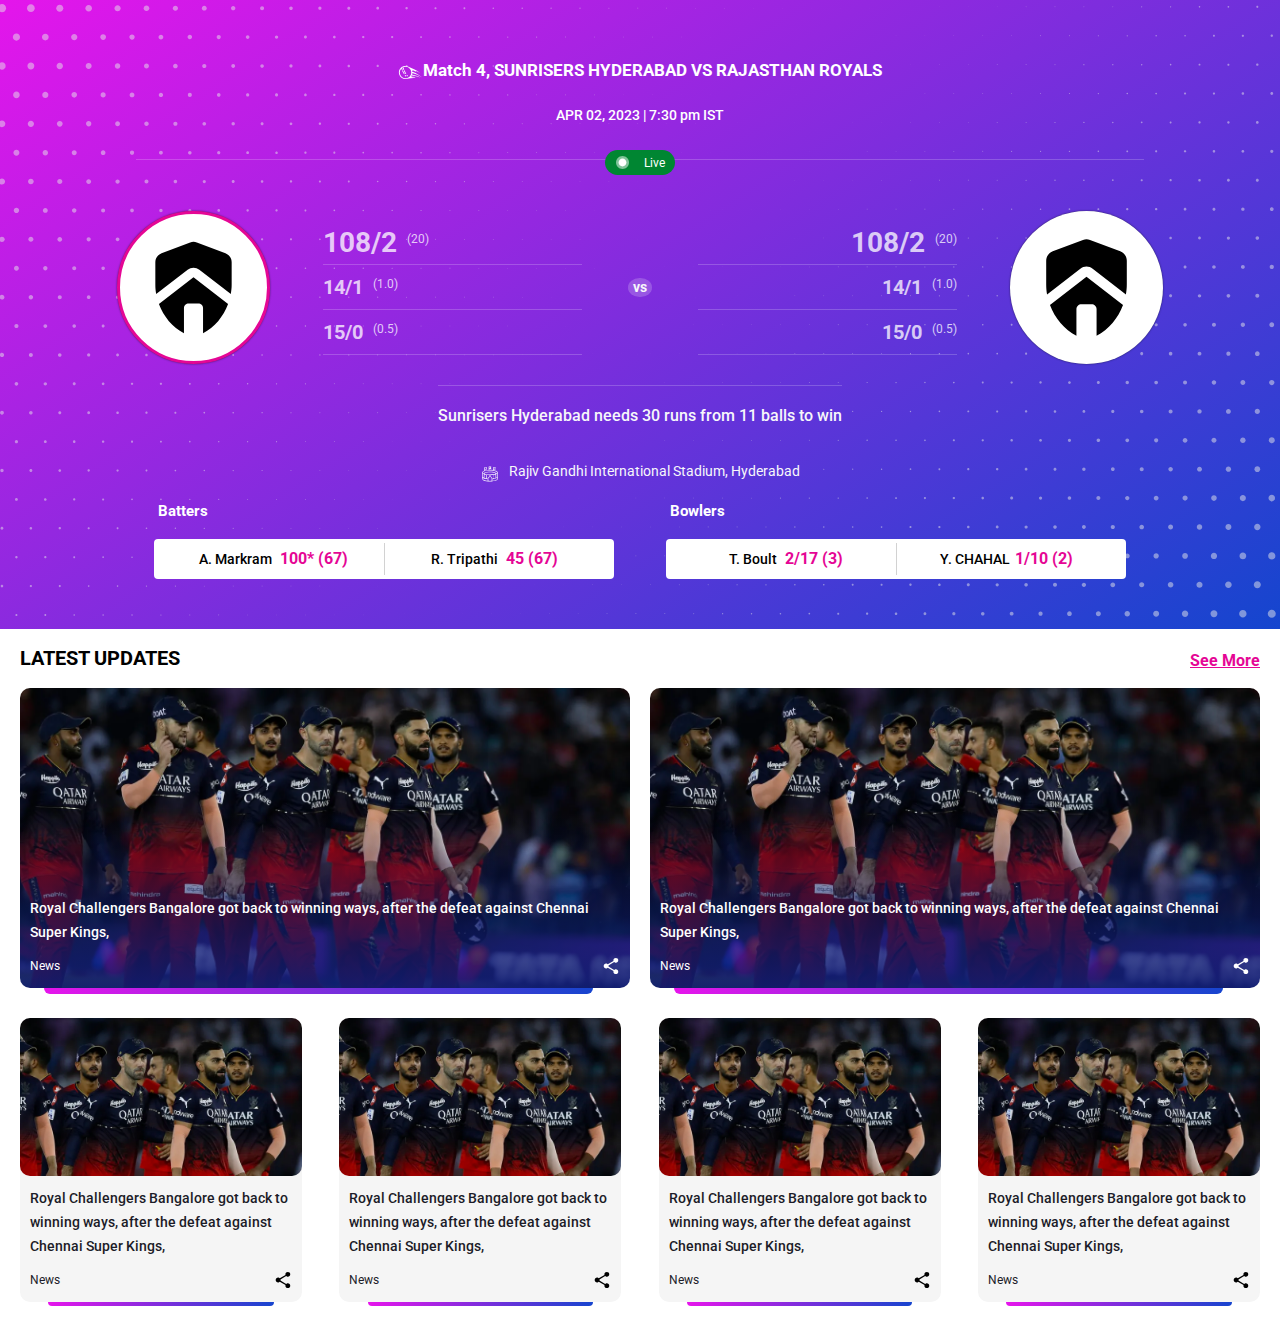
<file: index.html>
<!DOCTYPE html>
<html lang="en">
  <head>
    <meta charset="UTF-8" />
    <meta name="viewport" content="width=device-width, initial-scale=1.0" />
    <title>Document</title>
    <link rel="stylesheet" href="style.css" />
  </head>
  <body>
    <div class="wrapper">
      <div class="match-details">
        <div class="team-deatails">
          <img src="./images/Ball Icon.svg" />Match 4, SUNRISERS HYDERABAD VS
          RAJASTHAN ROYALS
        </div>
        <p class="datep">APR 02, 2023 | 7:30 pm IST</p>
        <div class="livebtnsec">
          <span class="liveicon"
            ><img src="./images/Live Icon.svg" /> Live</span
          >
          <!-- <div class="linebg"></div> -->
        </div>
      </div>

      <div class="Score-details">
        <div class="leftsection">
          <div class="logosec"><img src="./images/Team Logo.svg" /></div>
          <div class="scoresec">
            <div class="Score">108/2<span>(20)</span></div>
            <div class="Score">14/1<span>(1.0)</span></div>
            <div class="Score">15/0<span>(0.5)</span></div>
          </div>
        </div>

        <div class="middlesection">
          <span><p>vs</p></span>
        </div>
        <div class="rightsection">
          <div class="logosec"><img src="./images/Team Logo.svg" /></div>
          <div class="scoresec">
            <div class="Score">108/2<span>(20)</span></div>
            <div class="Score">14/1<span>(1.0)</span></div>
            <div class="Score">15/0<span>(0.5)</span></div>
          </div>
        </div>
      </div>

      <div class="other-details">
        <p class="windetails">
          Sunrisers Hyderabad needs 30 runs from 11 balls to win
        </p>
        <p class="venue">
          <img src="./images/Stadium Icon.svg" /> Rajiv Gandhi International
          Stadium, Hyderabad
        </p>
      </div>

      <div class="players-details">
      
        <div class="batterssec">
            <h4>Batters</h4>
          <div class="batters">
            <div class="playerfirst">
            <p class="name">A. Markram <span class="Score">100* (67)</span></p>
            
        
        </div> 

        <div class="midline"></div>
          <div class="playerSecond">
          <p class="name">R. Tripathi           <span class="Score">45 (67)</span></p>

        </div> 
      </div>
        </div>
        <div class="bowlersec">
            <h4>Bowlers</h4>
          <div class="batters">
            <div class="playerfirst">
            <p class="name">T. Boult <span class="Score">2/17 (3)</span></p>
            
        
        </div> 

        <div class="midline"></div>
          <div class="playerSecond">
          <p class="name">Y. CHAHAL<span class="Score">1/10 (2)</span></p>

        </div> 
      </div>
        </div>
      </div>
    </div>
<div class="newssection">
<div class="newsheader">
    <h4>LATEST UPDATES</h4><p>See More</p>
</div>
<div class="Cardsection">
    <div class="firstcardsec">
    <div class="card">
        <div class="card-image"><img src="./images/RCb.png"></div>
        <div class="card-text"><div class="textsec">Royal Challengers Bangalore got back to winning ways, after the defeat against Chennai Super Kings,</div>
        <div class="sharesec"><p>News</p> <img src="./images/Share Icon.svg"/></div></div>
 


    </div>
    <div class="card hidden">
        <div class="card-image"><img src="./images/RCb.png"></div>
        <div class="card-text"><div class="textsec">Royal Challengers Bangalore got back to winning ways, after the defeat against Chennai Super Kings,</div>
        <div class="sharesec"><p>News</p> <img src="./images/Share Icon.svg"/></div></div>
 


    </div> 
</div>
<div class="secondcardsec">

    <div class="cardmob">
        <div class="card-image"><img src="./images/RCb.png"></div>
        <div class="card-text"><div class="textsec">Royal Challengers Bangalore got back to winning ways, after the defeat against Chennai Super Kings,</div>
        <div class="sharesec"><p>News</p> <img src="./images/Share Icon.svg"/></div></div>
       

    </div>
    <div class="cardmob">
        <div class="card-image"><img src="./images/RCb.png"></div>
        <div class="card-text"><div class="textsec">Royal Challengers Bangalore got back to winning ways, after the defeat against Chennai Super Kings,</div>
        <div class="sharesec"><p>News</p> <img src="./images/Share Icon.svg"/></div></div>
       

    </div>
    <div class="cardmob">
        <div class="card-image"><img src="./images/RCb.png"></div>
        <div class="card-text"><div class="textsec">Royal Challengers Bangalore got back to winning ways, after the defeat against Chennai Super Kings,</div>
        <div class="sharesec"><p>News</p> <img src="./images/Share Icon.svg"/></div></div>
       

    </div>
    <div class="cardmob">
        <div class="card-image"><img src="./images/RCb.png"></div>
        <div class="card-text"><div class="textsec">Royal Challengers Bangalore got back to winning ways, after the defeat against Chennai Super Kings,</div>
        <div class="sharesec"><p>News</p> <img src="./images/Share Icon.svg"/></div></div>
       

    </div>

</div>

</div>


</div>



  </body>
</html>
</file>
<file: style.css>
@import url("https://fonts.googleapis.com/css2?family=Roboto:ital,wght@0,100;0,300;0,400;0,500;0,700;0,900;1,100;1,300;1,400;1,500;1,700;1,900&display=swap");
* {
  box-sizing: border-box;
  margin: 0;
  padding: 0;
}

.wrapper {
  width: 100%;
  background-image: url("./images/MobileTopBG.svg"), linear-gradient(146.92deg, #ea14ec -2.59%, #1246ce 100.83%);
  background-position: center;
  background-size: cover;
  background-repeat: no-repeat;
  display: flex;
  justify-content: center;
  align-items: center;
  justify-content: flex-start;
  flex-direction: column;
}
.wrapper .match-details {
  font-family: "Roboto", sans-serif;
  font-size: 11.81px;
  width: 100%;
  height: 20vh;
  margin-top: 20px;
  display: flex;
  justify-content: center;
  align-items: center;
  flex-direction: column;
  padding: 10px;
}
.wrapper .match-details .team-deatails {
  display: flex;
  justify-content: center;
  align-items: center;
  align-items: flex-start;
  flex-direction: row;
  width: 60%;
  font-family: "Roboto", sans-serif;
  font-size: 11.81px;
  font-size: 11.81px;
  line-height: 20.73px;
  font-weight: 700;
  text-align: center;
  color: #ffffff;
}
.wrapper .match-details .team-deatails img {
  width: 20px;
  height: 20px;
  filter: invert(100%);
}
.wrapper .match-details .datep {
  font-weight: 500;
  font-family: "Roboto", sans-serif;
  font-size: 11.81px;
  font-size: 11.81px;
  line-height: 20.73px;
  text-align: center;
  color: #ffffff;
  margin-top: 20px;
}
.wrapper .match-details .livebtnsec {
  width: 100%;
  display: flex;
  justify-content: center;
  align-items: center;
  flex-direction: column;
  position: relative;
}
.wrapper .match-details .livebtnsec .liveicon {
  width: 70px;
  height: 25px;
  display: flex;
  justify-content: center;
  align-items: center;
  justify-content: space-between;
  margin-top: 10px;
  font-family: "Roboto", sans-serif;
  font-size: 11.81px;
  border-radius: 19.68px;
  padding: 0px 10px 0px 10px;
  background: #008632;
  color: white;
  z-index: 99;
  position: relative;
  top: 15px;
}
.wrapper .match-details .livebtnsec .liveicon img {
  width: 15px;
  height: 15px;
  filter: invert(100%);
}
.wrapper .match-details .livebtnsec::after {
  position: absolute;
  content: "";
  width: 100%;
  bottom: 0;
  width: 80%;
  height: 1px;
  background-color: #ffffff;
  opacity: 20%;
}
.wrapper .Score-details {
  width: 90%;
  height: 15vh;
  display: flex;
  justify-content: center;
  align-items: center;
  flex-direction: row;
  margin-top: 20px;
}
.wrapper .Score-details .leftsection, .wrapper .Score-details .rightsection {
  width: 45%;
  height: 100%;
  display: flex;
  justify-content: center;
  align-items: center;
  flex-direction: row;
}
.wrapper .Score-details .leftsection .logosec, .wrapper .Score-details .rightsection .logosec {
  width: 50%;
  height: 100%;
  display: flex;
  justify-content: center;
  align-items: center;
}
.wrapper .Score-details .leftsection .logosec img, .wrapper .Score-details .rightsection .logosec img {
  width: 16vw;
  height: 16vw;
  background-color: white;
  border-radius: 100%;
  padding: 10px;
  border: 1.97px solid #e50695;
  box-shadow: 0px 0px 1.97px 0px rgba(17, 23, 32, 0.7490196078);
}
.wrapper .Score-details .leftsection .scoresec, .wrapper .Score-details .rightsection .scoresec {
  width: 50%;
  height: 100%;
  display: flex;
  justify-content: center;
  align-items: center;
  flex-direction: column;
}
.wrapper .Score-details .leftsection .scoresec .Score, .wrapper .Score-details .rightsection .scoresec .Score {
  color: rgba(255, 255, 255, 0.7490196078);
  width: 100%;
  height: 35%;
  font-family: "Roboto", sans-serif;
  font-size: 11.81px;
  font-size: 17px;
  font-weight: 700;
  display: flex;
  justify-content: center;
  align-items: center;
  justify-content: space-around;
  border-bottom: 0.8px solid rgba(255, 255, 255, 0.2);
}
.wrapper .Score-details .leftsection .scoresec .Score span, .wrapper .Score-details .rightsection .scoresec .Score span {
  font-family: "Roboto", sans-serif;
  font-size: 11.81px;
  font-size: 9.84px;
  font-weight: 400;
  line-height: 11.81px;
  padding-bottom: 5px;
  text-align: left;
}
.wrapper .Score-details .leftsection .scoresec .Score:nth-child(2), .wrapper .Score-details .rightsection .scoresec .Score:nth-child(2) {
  font-size: 15px;
}
.wrapper .Score-details .middlesection {
  width: 10%;
  height: 100%;
  display: flex;
  justify-content: center;
  align-items: center;
}
.wrapper .Score-details .middlesection span {
  font-family: "Roboto", sans-serif;
  font-size: 11.81px;
  font-size: 9.84px;
  font-weight: 700;
  line-height: 9.84px;
  text-align: center;
  border-radius: 100%;
  padding: 5px;
  background: hsla(0, 0%, 100%, 0.2);
}
.wrapper .Score-details .middlesection span p {
  color: #f7f7fa;
}
.wrapper .Score-details .rightsection {
  width: 45%;
  height: 100%;
  flex-direction: row-reverse;
}
.wrapper .Score-details .rightsection .logosec img {
  border: none;
}
.wrapper .other-details {
  width: 80%;
  margin-top: 20px;
  display: flex;
  justify-content: center;
  align-items: center;
  flex-direction: column;
}
.wrapper .other-details .windetails {
  padding-top: 20px;
  padding-bottom: 20px;
  color: #f7f7fa;
  font-family: "Roboto", sans-serif;
  font-size: 11.81px;
  font-weight: 500;
  font-size: 12px;
  text-align: center;
  border-top: 0.8px solid rgba(255, 255, 255, 0.2);
  border-bottom: 0.8px solid rgba(255, 255, 255, 0.2);
}
.wrapper .other-details .venue {
  font-family: "Roboto", sans-serif;
  font-size: 11.81px;
  font-weight: 400;
  font-size: 11px;
  color: #f7f7fa;
  display: flex;
  justify-content: center;
  align-items: center;
  align-items: flex-start;
  flex-direction: row;
  margin-top: 20px;
  text-align: center;
  line-height: 13px;
}
.wrapper .other-details .venue img {
  width: 15px;
  height: 15px;
  filter: invert(100%);
  margin-right: 10px;
}
.wrapper .players-details {
  width: 100%;
  display: flex;
  justify-content: center;
  align-items: center;
  flex-direction: column;
  padding-bottom: 20px;
}
.wrapper .players-details .batterssec, .wrapper .players-details .bowlersec {
  width: 100%;
  display: flex;
  justify-content: center;
  align-items: center;
  justify-content: flex-start;
  flex-direction: column;
}
.wrapper .players-details .batterssec h4, .wrapper .players-details .bowlersec h4 {
  font-family: "Roboto", sans-serif;
  font-size: 11.81px;
  font-size: 13.78px;
  font-weight: 700;
  line-height: 16.14px;
  padding: 20px;
  color: #ffffff;
  align-self: flex-start;
}
.wrapper .players-details .batterssec .batters, .wrapper .players-details .bowlersec .batters {
  width: 90%;
  height: 40px;
  background: #ffffff;
  border-radius: 4px;
  display: flex;
  justify-content: center;
  align-items: center;
  justify-content: flex-start;
  flex-direction: row;
  padding: 0px 10px 0px 10px;
}
.wrapper .players-details .batterssec .batters .midline, .wrapper .players-details .bowlersec .batters .midline {
  height: 80%;
  background-color: #1f1f1f;
  width: 0.98px;
  opacity: 20%;
}
.wrapper .players-details .batterssec .batters .playerfirst, .wrapper .players-details .bowlersec .batters .playerfirst, .wrapper .players-details .batterssec .batters .playerSecond, .wrapper .players-details .bowlersec .batters .playerSecond {
  width: 50%;
}
.wrapper .players-details .batterssec .batters .playerfirst .name, .wrapper .players-details .bowlersec .batters .playerfirst .name, .wrapper .players-details .batterssec .batters .playerSecond .name, .wrapper .players-details .bowlersec .batters .playerSecond .name {
  font-family: "Roboto", sans-serif;
  font-size: 11.81px;
  font-size: 13.78px;
  font-weight: 500;
  line-height: 16.14px;
  color: #000000;
}
.wrapper .players-details .batterssec .batters .playerfirst .Score, .wrapper .players-details .bowlersec .batters .playerfirst .Score, .wrapper .players-details .batterssec .batters .playerSecond .Score, .wrapper .players-details .bowlersec .batters .playerSecond .Score {
  font-family: "Roboto", sans-serif;
  font-size: 11.81px;
  font-size: 15.74px;
  font-weight: 700;
  line-height: 17.71px;
  padding-left: 5px;
  text-align: left;
  color: #e50695;
}
.wrapper .players-details .batterssec .batters .playerSecond, .wrapper .players-details .bowlersec .batters .playerSecond {
  border-left: none;
  border-right: none;
  text-align: right;
}
.wrapper .players-details .bowlersec {
  width: 100%;
  height: 50%;
  padding-top: 0;
}

.newssection {
  width: 100%;
  margin-top: 20px;
}
.newssection .newsheader {
  width: 100%;
  margin-bottom: 20px;
  padding: 0 20px 0 20px;
  display: flex;
  justify-content: space-between;
  align-items: flex-start;
}
.newssection .newsheader h4 {
  font-family: "Roboto", sans-serif;
  font-size: 11.81px;
  font-size: 16px;
  font-weight: 700;
  line-height: 18.75px;
  text-align: left;
}
.newssection .newsheader p {
  font-family: "Roboto", sans-serif;
  font-size: 11.81px;
  font-size: 12px;
  font-weight: 700;
  line-height: 14.06px;
  text-align: left;
  color: #e50695;
  text-decoration: underline;
  align-self: flex-end;
}
.newssection .Cardsection {
  width: 100%;
  padding: 0 20px 0 20px;
  display: flex;
  justify-content: center;
  align-items: center;
  flex-direction: column;
  gap: 20px;
}
.newssection .Cardsection .firstcardsec, .newssection .Cardsection .secondcardsec {
  width: 100%;
}
.newssection .Cardsection .firstcardsec .hidden, .newssection .Cardsection .secondcardsec .hidden {
  display: none;
}
.newssection .Cardsection .firstcardsec .card, .newssection .Cardsection .secondcardsec .card, .newssection .Cardsection .secondcardsec .cardmob {
  width: 100%;
  background: #f5f5f5;
  border-top-left-radius: 10px;
  border-top-right-radius: 10px;
  border-bottom-left-radius: 10px;
  border-bottom-right-radius: 10px;
  position: relative;
}
.newssection .Cardsection .firstcardsec .card .card-image, .newssection .Cardsection .secondcardsec .card .card-image, .newssection .Cardsection .secondcardsec .cardmob .card-image {
  border-radius: 10px;
  overflow: hidden;
}
.newssection .Cardsection .firstcardsec .card .card-image img, .newssection .Cardsection .secondcardsec .card .card-image img, .newssection .Cardsection .secondcardsec .cardmob .card-image img {
  width: 100%;
  height: 100%;
  border-radius: 10px;
  transform: scale(1.8);
  transform-origin: 60% 10%;
  display: block;
}
.newssection .Cardsection .firstcardsec .card .card-text, .newssection .Cardsection .secondcardsec .card .card-text, .newssection .Cardsection .secondcardsec .cardmob .card-text {
  padding: 10px;
  display: flex;
  justify-content: flex-start;
  align-items: flex-start;
  flex-direction: column;
}
.newssection .Cardsection .firstcardsec .card .card-text .textsec, .newssection .Cardsection .secondcardsec .card .card-text .textsec, .newssection .Cardsection .secondcardsec .cardmob .card-text .textsec {
  font-family: "Roboto", sans-serif;
  font-size: 11.81px;
  font-size: 14px;
  font-weight: 500;
  line-height: 24px;
  text-align: left;
  color: #1c1c28;
}
.newssection .Cardsection .firstcardsec .card .card-text .sharesec, .newssection .Cardsection .secondcardsec .card .card-text .sharesec, .newssection .Cardsection .secondcardsec .cardmob .card-text .sharesec {
  width: 100%;
  margin-top: 10px;
  display: flex;
  justify-content: space-between;
  align-items: center;
  flex-direction: row;
}
.newssection .Cardsection .firstcardsec .card .card-text .sharesec p, .newssection .Cardsection .secondcardsec .card .card-text .sharesec p, .newssection .Cardsection .secondcardsec .cardmob .card-text .sharesec p {
  font-family: "Roboto", sans-serif;
  font-size: 11.81px;
  font-size: 12px;
  font-weight: 400;
  line-height: 24px;
  text-align: left;
  color: #8a8a8a;
}
.newssection .Cardsection .firstcardsec .card .card-text .sharesec img, .newssection .Cardsection .secondcardsec .card .card-text .sharesec img, .newssection .Cardsection .secondcardsec .cardmob .card-text .sharesec img {
  width: 18px;
  height: 18px;
}
.newssection .Cardsection .firstcardsec .card::after, .newssection .Cardsection .secondcardsec .card::after, .newssection .Cardsection .secondcardsec .cardmob::after {
  position: absolute;
  height: 6px;
  content: "";
  width: 100%;
  left: 0;
  border-top-left-radius: 0px;
  border-top-right-radius: 0px;
  border-bottom-left-radius: 10px;
  border-bottom-right-radius: 10px;
  background: linear-gradient(90deg, #ea14ec -2.04%, #1246ce 102.14%);
}
.newssection .Cardsection .secondcardsec {
  display: flex;
  justify-content: center;
  align-items: center;
  flex-direction: column;
  gap: 20px;
  flex-wrap: wrap;
  margin-bottom: 20px;
}
.newssection .Cardsection .secondcardsec .cardmob {
  display: flex;
  justify-content: center;
  align-items: center;
  flex-direction: row-reverse;
  align-items: normal;
  position: relative;
  border-radius: 10px;
}
.newssection .Cardsection .secondcardsec .cardmob .card-image {
  width: 40%;
}
.newssection .Cardsection .secondcardsec .cardmob .card-image img {
  width: 100%;
  height: 100%;
  border-radius: 10px;
}
.newssection .Cardsection .secondcardsec .cardmob .card-text {
  width: 60%;
  justify-content: space-between;
}
.newssection .Cardsection .secondcardsec .cardmob .card-text .textsec {
  font-family: "Roboto", sans-serif;
  font-size: 11.81px;
  font-size: 12px;
  font-weight: 700;
  line-height: 16px;
  text-align: left;
  color: #1c1c28;
}
.newssection .Cardsection .secondcardsec .cardmob::after {
  content: "";
  position: absolute;
  height: 4px;
  width: 30%;
  top: 100%;
  left: 65%;
  border-top-left-radius: 0px;
  border-top-right-radius: 0px;
  border-bottom-left-radius: 10px;
  border-bottom-right-radius: 10px;
  background: linear-gradient(90deg, #ea14ec -2.04%, #1246ce 102.14%);
}

/**************************************************************************************************/
/***************tablet*/
/**************************************************************************************************************/
@media (min-width: 960px) and (max-width: 1440px) {
  * {
    box-sizing: border-box;
    margin: 0;
    padding: 0;
  }
  .wrapper {
    width: 100%;
    background-image: url("./images/TabletTopBG.svg"), linear-gradient(146.92deg, #ea14ec -2.59%, #1246ce 100.83%);
    background-position: center;
    background-size: cover;
    background-repeat: no-repeat;
    display: flex;
    justify-content: center;
    align-items: center;
    justify-content: flex-start;
    flex-direction: column;
  }
  .wrapper .match-details {
    font-family: "Roboto", sans-serif;
    font-size: 11.81px;
    width: 100%;
    height: 20vh;
    margin-top: 20px;
    display: flex;
    justify-content: center;
    align-items: center;
    flex-direction: column;
    padding: 10px;
  }
  .wrapper .match-details .team-deatails {
    display: flex;
    justify-content: center;
    align-items: center;
    align-items: flex-start;
    flex-direction: row;
    width: 60%;
    font-family: "Roboto", sans-serif;
    font-size: 11.81px;
    font-size: 17px;
    line-height: 20.73px;
    font-weight: 700;
    text-align: center;
    color: #ffffff;
  }
  .wrapper .match-details .team-deatails img {
    width: 25px;
    height: 25px;
    filter: invert(100%);
  }
  .wrapper .match-details .datep {
    font-weight: 500;
    font-family: "Roboto", sans-serif;
    font-size: 11.81px;
    font-size: 14px;
    line-height: 20.73px;
    text-align: center;
    color: #ffffff;
    margin-top: 20px;
  }
  .wrapper .match-details .livebtnsec {
    width: 100%;
    display: flex;
    justify-content: center;
    align-items: center;
    flex-direction: column;
    position: relative;
  }
  .wrapper .match-details .livebtnsec .liveicon {
    width: 70px;
    height: 25px;
    display: flex;
    justify-content: center;
    align-items: center;
    justify-content: space-between;
    margin-top: 10px;
    font-family: "Roboto", sans-serif;
    font-size: 11.81px;
    border-radius: 19.68px;
    padding: 0px 10px 0px 10px;
    background: #008632;
    color: white;
    z-index: 99;
    position: relative;
    top: 15px;
  }
  .wrapper .match-details .livebtnsec .liveicon img {
    width: 15px;
    height: 15px;
    filter: invert(100%);
  }
  .wrapper .match-details .livebtnsec::after {
    position: absolute;
    content: "";
    width: 100%;
    bottom: 0;
    width: 80%;
    height: 1px;
    background-color: #ffffff;
    opacity: 20%;
  }
  .wrapper .Score-details {
    width: 90%;
    height: 15vh;
    display: flex;
    justify-content: center;
    align-items: center;
    flex-direction: row;
    margin-top: 20px;
  }
  .wrapper .Score-details .leftsection, .wrapper .Score-details .rightsection {
    width: 45%;
    height: 100%;
    display: flex;
    justify-content: center;
    align-items: center;
    flex-direction: row;
  }
  .wrapper .Score-details .leftsection .logosec, .wrapper .Score-details .rightsection .logosec {
    width: 50%;
    height: 100%;
    display: flex;
    justify-content: center;
    align-items: center;
  }
  .wrapper .Score-details .leftsection .logosec img, .wrapper .Score-details .rightsection .logosec img {
    width: 12vw;
    height: 12vw;
    background-color: white;
    border-radius: 100%;
    padding: 20px;
    border: 3px solid #e50695;
    box-shadow: 0px 0px 1.97px 0px rgba(17, 23, 32, 0.7490196078);
  }
  .wrapper .Score-details .leftsection .scoresec, .wrapper .Score-details .rightsection .scoresec {
    width: 50%;
    height: 100%;
    display: flex;
    justify-content: center;
    align-items: center;
    flex-direction: column;
  }
  .wrapper .Score-details .leftsection .scoresec .Score, .wrapper .Score-details .rightsection .scoresec .Score {
    color: rgba(255, 255, 255, 0.7490196078);
    width: 100%;
    height: 35%;
    font-family: "Roboto", sans-serif;
    font-size: 11.81px;
    font-size: 28px;
    font-weight: 700;
    display: flex;
    justify-content: center;
    align-items: center;
    justify-content: flex-start;
    gap: 10px;
    border-bottom: 0.8px solid rgba(255, 255, 255, 0.2);
  }
  .wrapper .Score-details .leftsection .scoresec .Score span, .wrapper .Score-details .rightsection .scoresec .Score span {
    font-family: "Roboto", sans-serif;
    font-size: 11.81px;
    font-size: 12px;
    font-weight: 400;
    line-height: 11.81px;
    padding-bottom: 5px;
    text-align: left;
  }
  .wrapper .Score-details .leftsection .scoresec .Score:nth-child(2), .wrapper .Score-details .rightsection .scoresec .Score:nth-child(2) {
    font-size: 20px;
  }
  .wrapper .Score-details .leftsection .scoresec .Score:nth-child(3), .wrapper .Score-details .rightsection .scoresec .Score:nth-child(3) {
    font-size: 20px;
  }
  .wrapper .Score-details .middlesection {
    width: 10%;
    height: 100%;
    display: flex;
    justify-content: center;
    align-items: center;
  }
  .wrapper .Score-details .middlesection span {
    font-family: "Roboto", sans-serif;
    font-size: 11.81px;
    font-size: 14px;
    font-weight: 700;
    line-height: 9.84px;
    text-align: center;
    border-radius: 100%;
    padding: 5px;
    background: hsla(0, 0%, 100%, 0.2);
  }
  .wrapper .Score-details .middlesection span p {
    color: #f7f7fa;
  }
  .wrapper .Score-details .rightsection {
    width: 45%;
    height: 100%;
    display: flex;
    justify-content: center;
    align-items: center;
    flex-direction: row;
    width: 45%;
    height: 100%;
    flex-direction: row-reverse;
  }
  .wrapper .Score-details .rightsection .logosec {
    width: 50%;
    height: 100%;
    display: flex;
    justify-content: center;
    align-items: center;
  }
  .wrapper .Score-details .rightsection .logosec img {
    width: 12vw;
    height: 12vw;
    background-color: white;
    border-radius: 100%;
    padding: 20px;
    border: 3px solid #e50695;
    box-shadow: 0px 0px 1.97px 0px rgba(17, 23, 32, 0.7490196078);
  }
  .wrapper .Score-details .rightsection .scoresec {
    width: 50%;
    height: 100%;
    display: flex;
    justify-content: center;
    align-items: center;
    flex-direction: column;
  }
  .wrapper .Score-details .rightsection .scoresec .Score {
    color: rgba(255, 255, 255, 0.7490196078);
    width: 100%;
    height: 35%;
    font-family: "Roboto", sans-serif;
    font-size: 11.81px;
    font-size: 28px;
    font-weight: 700;
    display: flex;
    justify-content: center;
    align-items: center;
    justify-content: flex-start;
    gap: 10px;
    border-bottom: 0.8px solid rgba(255, 255, 255, 0.2);
  }
  .wrapper .Score-details .rightsection .scoresec .Score span {
    font-family: "Roboto", sans-serif;
    font-size: 11.81px;
    font-size: 12px;
    font-weight: 400;
    line-height: 11.81px;
    padding-bottom: 5px;
    text-align: left;
  }
  .wrapper .Score-details .rightsection .scoresec .Score:nth-child(2) {
    font-size: 20px;
  }
  .wrapper .Score-details .rightsection .scoresec .Score:nth-child(3) {
    font-size: 20px;
  }
  .wrapper .Score-details .rightsection .logosec img {
    border: none;
  }
  .wrapper .Score-details .rightsection .scoresec .Score {
    justify-content: flex-end;
    gap: 10px;
  }
  .wrapper .other-details {
    width: 80%;
    margin-top: 30px;
    display: flex;
    justify-content: center;
    align-items: center;
    flex-direction: column;
  }
  .wrapper .other-details .windetails {
    padding-top: 20px;
    padding-bottom: 20px;
    color: #f7f7fa;
    font-family: "Roboto", sans-serif;
    font-size: 11.81px;
    font-weight: 500;
    font-size: 16px;
    text-align: center;
    border-top: 0.8px solid rgba(255, 255, 255, 0.2);
    border-bottom: 0px solid rgba(255, 255, 255, 0.2);
  }
  .wrapper .other-details .venue {
    font-family: "Roboto", sans-serif;
    font-size: 11.81px;
    font-weight: 400;
    font-size: 14px;
    color: #f7f7fa;
    display: flex;
    justify-content: center;
    align-items: center;
    align-items: flex-start;
    flex-direction: row;
    margin-top: 20px;
    text-align: center;
    line-height: 13px;
  }
  .wrapper .other-details .venue img {
    width: 18px;
    height: 18px;
    filter: invert(100%);
    margin-right: 10px;
  }
  .wrapper .players-details {
    width: 80%;
    margin-bottom: 30px;
    display: flex;
    justify-content: center;
    align-items: center;
    flex-direction: row;
    padding-bottom: 20px;
  }
  .wrapper .players-details .batterssec, .wrapper .players-details .bowlersec {
    width: 50%;
    display: flex;
    justify-content: center;
    align-items: center;
    justify-content: flex-start;
    flex-direction: column;
    height: 100%;
  }
  .wrapper .players-details .batterssec h4, .wrapper .players-details .bowlersec h4 {
    font-family: "Roboto", sans-serif;
    font-size: 11.81px;
    font-size: 15px;
    font-weight: 700;
    line-height: 16.14px;
    padding: 20px;
    color: #ffffff;
    margin-left: 10px;
    align-self: flex-start;
  }
  .wrapper .players-details .batterssec .batters, .wrapper .players-details .bowlersec .batters {
    width: 90%;
    height: 40px;
    background: #ffffff;
    border-radius: 4px;
    display: flex;
    justify-content: center;
    align-items: center;
    justify-content: flex-start;
    flex-direction: row;
    padding: 0px 10px 0px 10px;
  }
  .wrapper .players-details .batterssec .batters .midline, .wrapper .players-details .bowlersec .batters .midline {
    height: 80%;
    background-color: #1f1f1f;
    width: 0.98px;
    opacity: 20%;
  }
  .wrapper .players-details .batterssec .batters .playerfirst, .wrapper .players-details .bowlersec .batters .playerfirst, .wrapper .players-details .batterssec .batters .playerSecond, .wrapper .players-details .bowlersec .batters .playerSecond {
    width: 50%;
    display: flex;
    justify-content: center;
  }
  .wrapper .players-details .batterssec .batters .playerfirst .name, .wrapper .players-details .bowlersec .batters .playerfirst .name, .wrapper .players-details .batterssec .batters .playerSecond .name, .wrapper .players-details .bowlersec .batters .playerSecond .name {
    font-family: "Roboto", sans-serif;
    font-size: 11.81px;
    font-size: 13.78px;
    font-weight: 500;
    line-height: 16.14px;
    color: #000000;
  }
  .wrapper .players-details .batterssec .batters .playerfirst .Score, .wrapper .players-details .bowlersec .batters .playerfirst .Score, .wrapper .players-details .batterssec .batters .playerSecond .Score, .wrapper .players-details .bowlersec .batters .playerSecond .Score {
    font-family: "Roboto", sans-serif;
    font-size: 11.81px;
    font-size: 15.74px;
    font-weight: 700;
    line-height: 17.71px;
    padding-left: 5px;
    text-align: left;
    color: #e50695;
  }
  .wrapper .players-details .batterssec .batters .playerSecond, .wrapper .players-details .bowlersec .batters .playerSecond {
    width: 50%;
    border-left: none;
    border-right: none;
    text-align: right;
  }
  .wrapper .players-details .batterssec .batters .playerSecond .name, .wrapper .players-details .bowlersec .batters .playerSecond .name {
    font-family: "Roboto", sans-serif;
    font-size: 11.81px;
    font-size: 13.78px;
    font-weight: 500;
    line-height: 16.14px;
    color: #000000;
  }
  .wrapper .players-details .batterssec .batters .playerSecond .Score, .wrapper .players-details .bowlersec .batters .playerSecond .Score {
    font-family: "Roboto", sans-serif;
    font-size: 11.81px;
    font-size: 15.74px;
    font-weight: 700;
    line-height: 17.71px;
    padding-left: 5px;
    text-align: left;
    color: #e50695;
  }
  .wrapper .players-details .bowlersec {
    width: 50%;
    height: 100%;
    width: 50%;
    display: flex;
    justify-content: center;
    align-items: center;
    justify-content: flex-start;
    flex-direction: column;
    height: 100%;
    padding-top: 0;
  }
  .wrapper .players-details .bowlersec h4 {
    font-family: "Roboto", sans-serif;
    font-size: 11.81px;
    font-size: 15px;
    font-weight: 700;
    line-height: 16.14px;
    padding: 20px;
    color: #ffffff;
    margin-left: 10px;
    align-self: flex-start;
  }
  .wrapper .players-details .bowlersec .batters {
    width: 90%;
    height: 40px;
    background: #ffffff;
    border-radius: 4px;
    display: flex;
    justify-content: center;
    align-items: center;
    justify-content: flex-start;
    flex-direction: row;
    padding: 0px 10px 0px 10px;
  }
  .wrapper .players-details .bowlersec .batters .midline {
    height: 80%;
    background-color: #1f1f1f;
    width: 0.98px;
    opacity: 20%;
  }
  .wrapper .players-details .bowlersec .batters .playerfirst, .wrapper .players-details .bowlersec .batters .playerSecond {
    width: 50%;
  }
  .wrapper .players-details .bowlersec .batters .playerfirst .name, .wrapper .players-details .bowlersec .batters .playerSecond .name {
    font-family: "Roboto", sans-serif;
    font-size: 11.81px;
    font-size: 13.78px;
    font-weight: 500;
    line-height: 16.14px;
    color: #000000;
  }
  .wrapper .players-details .bowlersec .batters .playerfirst .Score, .wrapper .players-details .bowlersec .batters .playerSecond .Score {
    font-family: "Roboto", sans-serif;
    font-size: 11.81px;
    font-size: 15.74px;
    font-weight: 700;
    line-height: 17.71px;
    padding-left: 5px;
    text-align: left;
    color: #e50695;
  }
  .wrapper .players-details .bowlersec .batters .playerSecond {
    width: 50%;
    border-left: none;
    border-right: none;
    text-align: right;
  }
  .wrapper .players-details .bowlersec .batters .playerSecond .name {
    font-family: "Roboto", sans-serif;
    font-size: 11.81px;
    font-size: 13.78px;
    font-weight: 500;
    line-height: 16.14px;
    color: #000000;
  }
  .wrapper .players-details .bowlersec .batters .playerSecond .Score {
    font-family: "Roboto", sans-serif;
    font-size: 11.81px;
    font-size: 15.74px;
    font-weight: 700;
    line-height: 17.71px;
    padding-left: 5px;
    text-align: left;
    color: #e50695;
  }
  .newssection {
    width: 100%;
    margin-top: 20px;
  }
  .newssection .newsheader {
    width: 100%;
    margin-bottom: 20px;
    padding: 0 20px 0 20px;
    display: flex;
    justify-content: space-between;
    align-items: flex-start;
  }
  .newssection .newsheader h4 {
    font-family: "Roboto", sans-serif;
    font-size: 11.81px;
    font-size: 20px;
    font-weight: 700;
    line-height: 18.75px;
    text-align: left;
  }
  .newssection .newsheader p {
    font-family: "Roboto", sans-serif;
    font-size: 11.81px;
    font-size: 16px;
    font-weight: 700;
    line-height: 14.06px;
    text-align: left;
    color: #e50695;
    text-decoration: underline;
    align-self: flex-end;
  }
  .newssection .Cardsection {
    width: 100%;
    padding: 0 20px 0 20px;
    display: flex;
    justify-content: center;
    align-items: center;
    flex-direction: column;
    gap: 20px;
  }
  .newssection .Cardsection .firstcardsec, .newssection .Cardsection .secondcardsec {
    display: flex;
    justify-content: center;
    align-items: center;
    gap: 20px;
  }
  .newssection .Cardsection .firstcardsec .hidden, .newssection .Cardsection .secondcardsec .hidden {
    display: block;
  }
  .newssection .Cardsection .firstcardsec .card, .newssection .Cardsection .secondcardsec .card, .newssection .Cardsection .secondcardsec .cardmob {
    width: 100%;
    height: 300px;
    display: flex;
    align-items: flex-end;
    border-top-left-radius: 10px;
    border-top-right-radius: 10px;
    border-bottom-left-radius: 10px;
    border-bottom-right-radius: 10px;
    position: relative;
    background-size: cover;
    background-position: center;
    background-repeat: no-repeat;
    background-image: linear-gradient(0deg, #0f1c70 -4%, rgba(45, 65, 207, 0) 58.15%), url("./images/RCb.png");
  }
  .newssection .Cardsection .firstcardsec .card .card-image, .newssection .Cardsection .secondcardsec .card .card-image, .newssection .Cardsection .secondcardsec .cardmob .card-image {
    border-radius: 10px;
    overflow: hidden;
  }
  .newssection .Cardsection .firstcardsec .card .card-image img, .newssection .Cardsection .secondcardsec .card .card-image img, .newssection .Cardsection .secondcardsec .cardmob .card-image img {
    width: 100%;
    height: 100%;
    border-radius: 10px;
    display: none;
    transform: scale(1.8);
    transform-origin: 60% 10%;
  }
  .newssection .Cardsection .firstcardsec .card .card-text, .newssection .Cardsection .secondcardsec .card .card-text, .newssection .Cardsection .secondcardsec .cardmob .card-text {
    padding: 10px;
    display: flex;
    justify-content: center;
    align-items: center;
    flex-direction: column;
  }
  .newssection .Cardsection .firstcardsec .card .card-text .textsec, .newssection .Cardsection .secondcardsec .card .card-text .textsec, .newssection .Cardsection .secondcardsec .cardmob .card-text .textsec {
    font-family: "Roboto", sans-serif;
    font-size: 11.81px;
    font-size: 14px;
    font-weight: 500;
    line-height: 24px;
    text-align: left;
    color: #ffffff;
  }
  .newssection .Cardsection .firstcardsec .card .card-text .sharesec, .newssection .Cardsection .secondcardsec .card .card-text .sharesec, .newssection .Cardsection .secondcardsec .cardmob .card-text .sharesec {
    width: 100%;
    margin-top: 10px;
    display: flex;
    justify-content: space-between;
    align-items: center;
    flex-direction: row;
  }
  .newssection .Cardsection .firstcardsec .card .card-text .sharesec p, .newssection .Cardsection .secondcardsec .card .card-text .sharesec p, .newssection .Cardsection .secondcardsec .cardmob .card-text .sharesec p {
    font-family: "Roboto", sans-serif;
    font-size: 11.81px;
    font-size: 12px;
    font-weight: 400;
    line-height: 24px;
    text-align: left;
    color: #ffffff;
  }
  .newssection .Cardsection .firstcardsec .card .card-text .sharesec img, .newssection .Cardsection .secondcardsec .card .card-text .sharesec img, .newssection .Cardsection .secondcardsec .cardmob .card-text .sharesec img {
    width: 18px;
    height: 18px;
    filter: invert(100%);
  }
  .newssection .Cardsection .firstcardsec .card::after, .newssection .Cardsection .secondcardsec .card::after, .newssection .Cardsection .secondcardsec .cardmob::after {
    position: absolute;
    height: 6px;
    content: "";
    top: 100%;
    width: 90%;
    left: 4%;
    bottom: 0;
    border-top-left-radius: 0px;
    border-top-right-radius: 0px;
    border-bottom-left-radius: 10px;
    border-bottom-right-radius: 10px;
    background: linear-gradient(90deg, #ea14ec -2.04%, #1246ce 102.14%);
  }
  .newssection .Cardsection .secondcardsec {
    display: flex;
    justify-content: center;
    align-items: center;
    flex-direction: row;
    margin-top: 10px;
    margin-bottom: 40px;
    flex-wrap: wrap;
    justify-content: space-between;
  }
  .newssection .Cardsection .secondcardsec .cardmob {
    width: 22.7272727273%;
    height: 100%;
    background: #f5f5f5;
    border-top-left-radius: 10px;
    border-top-right-radius: 10px;
    border-bottom-left-radius: 10px;
    border-bottom-right-radius: 10px;
    position: relative;
    display: flex;
    justify-content: center;
    align-items: center;
    flex-direction: column;
  }
  .newssection .Cardsection .secondcardsec .cardmob .card-image {
    border-radius: 10px;
    width: 100%;
    overflow: hidden;
  }
  .newssection .Cardsection .secondcardsec .cardmob .card-image img {
    display: block;
    width: 100%;
    height: 100%;
    border-radius: 10px;
    transform: scale(1.8);
    transform-origin: 60% 10%;
  }
  .newssection .Cardsection .secondcardsec .cardmob .card-text {
    padding: 10px;
    display: flex;
    justify-content: center;
    align-items: center;
    flex-direction: column;
    width: 100%;
  }
  .newssection .Cardsection .secondcardsec .cardmob .card-text .textsec {
    font-family: "Roboto", sans-serif;
    font-size: 11.81px;
    font-size: 14px;
    font-weight: 500;
    line-height: 24px;
    text-align: left;
    color: #1c1c28;
  }
  .newssection .Cardsection .secondcardsec .cardmob .card-text .sharesec {
    width: 100%;
    margin-top: 10px;
    display: flex;
    justify-content: space-between;
    align-items: center;
    flex-direction: row;
  }
  .newssection .Cardsection .secondcardsec .cardmob .card-text .sharesec p {
    font-family: "Roboto", sans-serif;
    font-size: 11.81px;
    font-size: 12px;
    font-weight: 400;
    line-height: 24px;
    text-align: left;
    color: #1c1c28;
  }
  .newssection .Cardsection .secondcardsec .cardmob .card-text .sharesec img {
    width: 18px;
    height: 18px;
    display: flex;
    filter: invert(0%);
  }
  .newssection .Cardsection .secondcardsec .cardmob::after {
    content: "";
    position: absolute;
    height: 4px;
    width: 80%;
    top: 100%;
    left: 10%;
    border-top-left-radius: 0px;
    border-top-right-radius: 0px;
    border-bottom-left-radius: 10px;
    border-bottom-right-radius: 10px;
    background: linear-gradient(90deg, #ea14ec -2.04%, #1246ce 102.14%);
  }
}
/**********************************************************************/
/********************deskstop*********************/
@media (min-width: 1440px) {
  * {
    box-sizing: border-box;
    margin: 0;
    padding: 0;
  }
  .wrapper {
    width: 100%;
    background-image: url("./images/DesktopTopBG.svg"), linear-gradient(146.92deg, #ea14ec -2.59%, #1246ce 100.83%);
    background-position: center;
    background-size: cover;
    background-repeat: no-repeat;
    display: flex;
    justify-content: center;
    align-items: center;
    justify-content: flex-start;
    flex-direction: column;
  }
  .wrapper .match-details {
    font-family: "Roboto", sans-serif;
    font-size: 11.81px;
    width: 100%;
    height: 20vh;
    margin-top: 20px;
    display: flex;
    justify-content: center;
    align-items: center;
    flex-direction: column;
    padding: 10px;
  }
  .wrapper .match-details .team-deatails {
    display: flex;
    justify-content: center;
    align-items: center;
    align-items: flex-start;
    flex-direction: row;
    width: 60%;
    font-family: "Roboto", sans-serif;
    font-size: 11.81px;
    font-size: 17px;
    line-height: 20.73px;
    font-weight: 700;
    text-align: center;
    color: #ffffff;
  }
  .wrapper .match-details .team-deatails img {
    width: 25px;
    height: 25px;
    filter: invert(100%);
  }
  .wrapper .match-details .datep {
    font-weight: 500;
    font-family: "Roboto", sans-serif;
    font-size: 11.81px;
    font-size: 14px;
    line-height: 20.73px;
    text-align: center;
    color: #ffffff;
    margin-top: 20px;
  }
  .wrapper .match-details .livebtnsec {
    width: 100%;
    display: flex;
    justify-content: center;
    align-items: center;
    flex-direction: column;
    position: relative;
  }
  .wrapper .match-details .livebtnsec .liveicon {
    width: 70px;
    height: 25px;
    display: flex;
    justify-content: center;
    align-items: center;
    justify-content: space-between;
    margin-top: 10px;
    font-family: "Roboto", sans-serif;
    font-size: 11.81px;
    border-radius: 19.68px;
    padding: 0px 10px 0px 10px;
    background: #008632;
    color: white;
    z-index: 99;
    position: relative;
    top: 15px;
  }
  .wrapper .match-details .livebtnsec .liveicon img {
    width: 15px;
    height: 15px;
    filter: invert(100%);
  }
  .wrapper .match-details .livebtnsec::after {
    position: absolute;
    content: "";
    width: 100%;
    bottom: 0;
    width: 80%;
    height: 1px;
    background-color: #ffffff;
    opacity: 20%;
  }
  .wrapper .Score-details {
    width: 70%;
    height: 15vh;
    display: flex;
    justify-content: center;
    align-items: center;
    flex-direction: row;
    margin-top: 20px;
  }
  .wrapper .Score-details .leftsection, .wrapper .Score-details .rightsection {
    width: 45%;
    height: 100%;
    display: flex;
    justify-content: center;
    align-items: center;
    flex-direction: row;
  }
  .wrapper .Score-details .leftsection .logosec, .wrapper .Score-details .rightsection .logosec {
    width: 50%;
    height: 100%;
    display: flex;
    justify-content: center;
    align-items: center;
  }
  .wrapper .Score-details .leftsection .logosec img, .wrapper .Score-details .rightsection .logosec img {
    width: 8vw;
    height: 8vw;
    background-color: white;
    border-radius: 100%;
    padding: 20px;
    border: 3px solid #e50695;
    box-shadow: 0px 0px 1.97px 0px rgba(17, 23, 32, 0.7490196078);
  }
  .wrapper .Score-details .leftsection .scoresec, .wrapper .Score-details .rightsection .scoresec {
    width: 50%;
    height: 100%;
    display: flex;
    justify-content: center;
    align-items: center;
    flex-direction: column;
  }
  .wrapper .Score-details .leftsection .scoresec .Score, .wrapper .Score-details .rightsection .scoresec .Score {
    color: rgba(255, 255, 255, 0.7490196078);
    width: 100%;
    height: 35%;
    font-family: "Roboto", sans-serif;
    font-size: 11.81px;
    font-size: 28px;
    font-weight: 700;
    display: flex;
    justify-content: center;
    align-items: center;
    justify-content: flex-start;
    gap: 10px;
    border-bottom: 0.8px solid rgba(255, 255, 255, 0.2);
  }
  .wrapper .Score-details .leftsection .scoresec .Score span, .wrapper .Score-details .rightsection .scoresec .Score span {
    font-family: "Roboto", sans-serif;
    font-size: 11.81px;
    font-size: 12px;
    font-weight: 400;
    line-height: 11.81px;
    padding-bottom: 5px;
    text-align: left;
  }
  .wrapper .Score-details .leftsection .scoresec .Score:nth-child(2), .wrapper .Score-details .rightsection .scoresec .Score:nth-child(2) {
    font-size: 20px;
  }
  .wrapper .Score-details .leftsection .scoresec .Score:nth-child(3), .wrapper .Score-details .rightsection .scoresec .Score:nth-child(3) {
    font-size: 20px;
  }
  .wrapper .Score-details .middlesection {
    width: 10%;
    height: 100%;
    display: flex;
    justify-content: center;
    align-items: center;
  }
  .wrapper .Score-details .middlesection span {
    font-family: "Roboto", sans-serif;
    font-size: 11.81px;
    font-size: 14px;
    font-weight: 700;
    line-height: 9.84px;
    text-align: center;
    border-radius: 100%;
    padding: 5px;
    background: hsla(0, 0%, 100%, 0.2);
  }
  .wrapper .Score-details .middlesection span p {
    color: #f7f7fa;
  }
  .wrapper .Score-details .rightsection {
    width: 45%;
    height: 100%;
    display: flex;
    justify-content: center;
    align-items: center;
    flex-direction: row;
    width: 45%;
    height: 100%;
    flex-direction: row-reverse;
  }
  .wrapper .Score-details .rightsection .logosec {
    width: 50%;
    height: 100%;
    display: flex;
    justify-content: center;
    align-items: center;
  }
  .wrapper .Score-details .rightsection .logosec img {
    width: 8vw;
    height: 8vw;
    background-color: white;
    border-radius: 100%;
    padding: 20px;
    border: 3px solid #e50695;
    box-shadow: 0px 0px 1.97px 0px rgba(17, 23, 32, 0.7490196078);
  }
  .wrapper .Score-details .rightsection .scoresec {
    width: 50%;
    height: 100%;
    display: flex;
    justify-content: center;
    align-items: center;
    flex-direction: column;
  }
  .wrapper .Score-details .rightsection .scoresec .Score {
    color: rgba(255, 255, 255, 0.7490196078);
    width: 100%;
    height: 35%;
    font-family: "Roboto", sans-serif;
    font-size: 11.81px;
    font-size: 28px;
    font-weight: 700;
    display: flex;
    justify-content: center;
    align-items: center;
    justify-content: flex-start;
    gap: 10px;
    border-bottom: 0.8px solid rgba(255, 255, 255, 0.2);
  }
  .wrapper .Score-details .rightsection .scoresec .Score span {
    font-family: "Roboto", sans-serif;
    font-size: 11.81px;
    font-size: 12px;
    font-weight: 400;
    line-height: 11.81px;
    padding-bottom: 5px;
    text-align: left;
  }
  .wrapper .Score-details .rightsection .scoresec .Score:nth-child(2) {
    font-size: 20px;
  }
  .wrapper .Score-details .rightsection .scoresec .Score:nth-child(3) {
    font-size: 20px;
  }
  .wrapper .Score-details .rightsection .logosec img {
    border: none;
  }
  .wrapper .Score-details .rightsection .scoresec .Score {
    justify-content: flex-end;
    gap: 10px;
  }
  .wrapper .other-details {
    width: 80%;
    margin-top: 30px;
    display: flex;
    justify-content: center;
    align-items: center;
    flex-direction: column;
  }
  .wrapper .other-details .windetails {
    padding-top: 20px;
    padding-bottom: 20px;
    color: #f7f7fa;
    font-family: "Roboto", sans-serif;
    font-size: 11.81px;
    font-weight: 500;
    font-size: 16px;
    text-align: center;
    border-top: 0.8px solid rgba(255, 255, 255, 0.2);
    border-bottom: 0px solid rgba(255, 255, 255, 0.2);
  }
  .wrapper .other-details .venue {
    font-family: "Roboto", sans-serif;
    font-size: 11.81px;
    font-weight: 400;
    font-size: 14px;
    color: #f7f7fa;
    display: flex;
    justify-content: center;
    align-items: center;
    align-items: flex-start;
    flex-direction: row;
    margin-top: 20px;
    text-align: center;
    line-height: 13px;
  }
  .wrapper .other-details .venue img {
    width: 18px;
    height: 18px;
    filter: invert(100%);
    margin-right: 10px;
  }
  .wrapper .players-details {
    width: 60%;
    margin-bottom: 30px;
    display: flex;
    justify-content: center;
    align-items: center;
    flex-direction: row;
    padding-bottom: 20px;
  }
  .wrapper .players-details .batterssec, .wrapper .players-details .bowlersec {
    width: 50%;
    display: flex;
    justify-content: center;
    align-items: center;
    justify-content: flex-start;
    flex-direction: column;
    height: 100%;
  }
  .wrapper .players-details .batterssec h4, .wrapper .players-details .bowlersec h4 {
    font-family: "Roboto", sans-serif;
    font-size: 11.81px;
    font-size: 15px;
    font-weight: 700;
    line-height: 16.14px;
    padding: 20px;
    color: #ffffff;
    margin-left: 10px;
    align-self: flex-start;
  }
  .wrapper .players-details .batterssec .batters, .wrapper .players-details .bowlersec .batters {
    width: 90%;
    height: 40px;
    background: #ffffff;
    border-radius: 4px;
    display: flex;
    justify-content: center;
    align-items: center;
    justify-content: flex-start;
    flex-direction: row;
    padding: 0px 10px 0px 10px;
  }
  .wrapper .players-details .batterssec .batters .midline, .wrapper .players-details .bowlersec .batters .midline {
    height: 80%;
    background-color: #1f1f1f;
    width: 0.98px;
    opacity: 20%;
  }
  .wrapper .players-details .batterssec .batters .playerfirst, .wrapper .players-details .bowlersec .batters .playerfirst, .wrapper .players-details .batterssec .batters .playerSecond, .wrapper .players-details .bowlersec .batters .playerSecond {
    width: 50%;
    display: flex;
    justify-content: center;
  }
  .wrapper .players-details .batterssec .batters .playerfirst .name, .wrapper .players-details .bowlersec .batters .playerfirst .name, .wrapper .players-details .batterssec .batters .playerSecond .name, .wrapper .players-details .bowlersec .batters .playerSecond .name {
    font-family: "Roboto", sans-serif;
    font-size: 11.81px;
    font-size: 13.78px;
    font-weight: 500;
    line-height: 16.14px;
    color: #000000;
  }
  .wrapper .players-details .batterssec .batters .playerfirst .Score, .wrapper .players-details .bowlersec .batters .playerfirst .Score, .wrapper .players-details .batterssec .batters .playerSecond .Score, .wrapper .players-details .bowlersec .batters .playerSecond .Score {
    font-family: "Roboto", sans-serif;
    font-size: 11.81px;
    font-size: 15.74px;
    font-weight: 700;
    line-height: 17.71px;
    padding-left: 5px;
    text-align: left;
    color: #e50695;
  }
  .wrapper .players-details .batterssec .batters .playerSecond, .wrapper .players-details .bowlersec .batters .playerSecond {
    width: 50%;
    border-left: none;
    border-right: none;
    text-align: right;
  }
  .wrapper .players-details .batterssec .batters .playerSecond .name, .wrapper .players-details .bowlersec .batters .playerSecond .name {
    font-family: "Roboto", sans-serif;
    font-size: 11.81px;
    font-size: 13.78px;
    font-weight: 500;
    line-height: 16.14px;
    color: #000000;
  }
  .wrapper .players-details .batterssec .batters .playerSecond .Score, .wrapper .players-details .bowlersec .batters .playerSecond .Score {
    font-family: "Roboto", sans-serif;
    font-size: 11.81px;
    font-size: 15.74px;
    font-weight: 700;
    line-height: 17.71px;
    padding-left: 5px;
    text-align: left;
    color: #e50695;
  }
  .wrapper .players-details .bowlersec {
    width: 50%;
    height: 100%;
    width: 50%;
    display: flex;
    justify-content: center;
    align-items: center;
    justify-content: flex-start;
    flex-direction: column;
    height: 100%;
    padding-top: 0;
  }
  .wrapper .players-details .bowlersec h4 {
    font-family: "Roboto", sans-serif;
    font-size: 11.81px;
    font-size: 15px;
    font-weight: 700;
    line-height: 16.14px;
    padding: 20px;
    color: #ffffff;
    margin-left: 10px;
    align-self: flex-start;
  }
  .wrapper .players-details .bowlersec .batters {
    width: 90%;
    height: 40px;
    background: #ffffff;
    border-radius: 4px;
    display: flex;
    justify-content: center;
    align-items: center;
    justify-content: flex-start;
    flex-direction: row;
    padding: 0px 10px 0px 10px;
  }
  .wrapper .players-details .bowlersec .batters .midline {
    height: 80%;
    background-color: #1f1f1f;
    width: 0.98px;
    opacity: 20%;
  }
  .wrapper .players-details .bowlersec .batters .playerfirst, .wrapper .players-details .bowlersec .batters .playerSecond {
    width: 50%;
  }
  .wrapper .players-details .bowlersec .batters .playerfirst .name, .wrapper .players-details .bowlersec .batters .playerSecond .name {
    font-family: "Roboto", sans-serif;
    font-size: 11.81px;
    font-size: 13.78px;
    font-weight: 500;
    line-height: 16.14px;
    color: #000000;
  }
  .wrapper .players-details .bowlersec .batters .playerfirst .Score, .wrapper .players-details .bowlersec .batters .playerSecond .Score {
    font-family: "Roboto", sans-serif;
    font-size: 11.81px;
    font-size: 15.74px;
    font-weight: 700;
    line-height: 17.71px;
    padding-left: 5px;
    text-align: left;
    color: #e50695;
  }
  .wrapper .players-details .bowlersec .batters .playerSecond {
    width: 50%;
    border-left: none;
    border-right: none;
    text-align: right;
  }
  .wrapper .players-details .bowlersec .batters .playerSecond .name {
    font-family: "Roboto", sans-serif;
    font-size: 11.81px;
    font-size: 13.78px;
    font-weight: 500;
    line-height: 16.14px;
    color: #000000;
  }
  .wrapper .players-details .bowlersec .batters .playerSecond .Score {
    font-family: "Roboto", sans-serif;
    font-size: 11.81px;
    font-size: 15.74px;
    font-weight: 700;
    line-height: 17.71px;
    padding-left: 5px;
    text-align: left;
    color: #e50695;
  }
  .newssection {
    width: 100%;
    margin-top: 20px;
    display: flex;
    justify-content: center;
    align-items: center;
    flex-direction: column;
  }
  .newssection .newsheader {
    margin-top: 20px;
    width: 80%;
    margin-bottom: 40px;
    padding: 0 20px 0 20px;
    display: flex;
    justify-content: space-between;
    align-items: flex-start;
  }
  .newssection .newsheader h4 {
    font-family: "Roboto", sans-serif;
    font-size: 11.81px;
    font-size: 20px;
    font-weight: 700;
    line-height: 18.75px;
    text-align: left;
  }
  .newssection .newsheader p {
    font-family: "Roboto", sans-serif;
    font-size: 11.81px;
    font-size: 16px;
    font-weight: 700;
    line-height: 14.06px;
    text-align: left;
    color: #e50695;
    text-decoration: underline;
    align-self: flex-end;
  }
  .newssection .Cardsection {
    width: 100%;
    padding: 0 20px 0 20px;
    display: flex;
    justify-content: center;
    align-items: center;
    flex-direction: column;
    gap: 20px;
  }
  .newssection .Cardsection .firstcardsec, .newssection .Cardsection .secondcardsec {
    display: flex;
    justify-content: center;
    align-items: center;
    width: 80%;
    gap: 20px;
  }
  .newssection .Cardsection .firstcardsec .card, .newssection .Cardsection .secondcardsec .card, .newssection .Cardsection .secondcardsec .cardmob {
    width: 100%;
    height: 400px;
    display: flex;
    align-items: flex-end;
    border-top-left-radius: 10px;
    border-top-right-radius: 10px;
    border-bottom-left-radius: 10px;
    border-bottom-right-radius: 10px;
    position: relative;
    background-repeat: no-repeat;
    background-image: linear-gradient(0deg, #0f1c70 -4%, rgba(45, 65, 207, 0) 58.15%), url("./images/RCb.png");
  }
  .newssection .Cardsection .firstcardsec .card .card-image, .newssection .Cardsection .secondcardsec .card .card-image, .newssection .Cardsection .secondcardsec .cardmob .card-image {
    border-radius: 10px;
  }
  .newssection .Cardsection .firstcardsec .card .card-image img, .newssection .Cardsection .secondcardsec .card .card-image img, .newssection .Cardsection .secondcardsec .cardmob .card-image img {
    width: 100%;
    height: 100%;
    border-radius: 10px;
    display: none;
    transform: scale(1.8);
    transform-origin: 60% 10%;
  }
  .newssection .Cardsection .firstcardsec .card .card-text, .newssection .Cardsection .secondcardsec .card .card-text, .newssection .Cardsection .secondcardsec .cardmob .card-text {
    padding: 10px;
    display: flex;
    justify-content: center;
    align-items: center;
    flex-direction: column;
  }
  .newssection .Cardsection .firstcardsec .card .card-text .textsec, .newssection .Cardsection .secondcardsec .card .card-text .textsec, .newssection .Cardsection .secondcardsec .cardmob .card-text .textsec {
    font-family: "Roboto", sans-serif;
    font-size: 11.81px;
    font-size: 14px;
    font-weight: 500;
    line-height: 24px;
    text-align: left;
    color: #ffffff;
  }
  .newssection .Cardsection .firstcardsec .card .card-text .sharesec, .newssection .Cardsection .secondcardsec .card .card-text .sharesec, .newssection .Cardsection .secondcardsec .cardmob .card-text .sharesec {
    width: 100%;
    margin-top: 10px;
    display: flex;
    justify-content: space-between;
    align-items: center;
    flex-direction: row;
  }
  .newssection .Cardsection .firstcardsec .card .card-text .sharesec p, .newssection .Cardsection .secondcardsec .card .card-text .sharesec p, .newssection .Cardsection .secondcardsec .cardmob .card-text .sharesec p {
    font-family: "Roboto", sans-serif;
    font-size: 11.81px;
    font-size: 12px;
    font-weight: 400;
    line-height: 24px;
    text-align: left;
    color: #ffffff;
  }
  .newssection .Cardsection .firstcardsec .card .card-text .sharesec img, .newssection .Cardsection .secondcardsec .card .card-text .sharesec img, .newssection .Cardsection .secondcardsec .cardmob .card-text .sharesec img {
    width: 18px;
    height: 18px;
    filter: invert(100%);
  }
  .newssection .Cardsection .firstcardsec .card::after, .newssection .Cardsection .secondcardsec .card::after, .newssection .Cardsection .secondcardsec .cardmob::after {
    position: absolute;
    height: 6px;
    content: "";
    top: 100%;
    width: 90%;
    left: 4%;
    bottom: 0;
    border-top-left-radius: 0px;
    border-top-right-radius: 0px;
    border-bottom-left-radius: 10px;
    border-bottom-right-radius: 10px;
    background: linear-gradient(90deg, #ea14ec -2.04%, #1246ce 102.14%);
  }
  .newssection .Cardsection .secondcardsec {
    width: 82%;
    display: flex;
    justify-content: center;
    align-items: center;
    flex-direction: row;
    margin-top: 10px;
    margin-bottom: 40px;
    flex-wrap: wrap;
    justify-content: center;
    gap: 30px;
  }
  .newssection .Cardsection .secondcardsec .cardmob {
    width: 22.7272727273%;
    height: 100%;
    background: #f5f5f5;
    border-top-left-radius: 10px;
    border-top-right-radius: 10px;
    border-bottom-left-radius: 10px;
    border-bottom-right-radius: 10px;
    position: relative;
    display: flex;
    justify-content: center;
    align-items: center;
    flex-direction: column;
  }
  .newssection .Cardsection .secondcardsec .cardmob .card-image {
    border-radius: 10px;
    width: 100%;
  }
  .newssection .Cardsection .secondcardsec .cardmob .card-image img {
    display: block;
    width: 100%;
    height: 100%;
    border-radius: 10px;
  }
  .newssection .Cardsection .secondcardsec .cardmob .card-text {
    padding: 10px;
    display: flex;
    justify-content: center;
    align-items: center;
    flex-direction: column;
    width: 100%;
  }
  .newssection .Cardsection .secondcardsec .cardmob .card-text .textsec {
    font-family: "Roboto", sans-serif;
    font-size: 11.81px;
    font-size: 14px;
    font-weight: 500;
    line-height: 24px;
    text-align: left;
    color: #1c1c28;
  }
  .newssection .Cardsection .secondcardsec .cardmob .card-text .sharesec {
    width: 100%;
    margin-top: 10px;
    display: flex;
    justify-content: space-between;
    align-items: center;
    flex-direction: row;
  }
  .newssection .Cardsection .secondcardsec .cardmob .card-text .sharesec p {
    font-family: "Roboto", sans-serif;
    font-size: 11.81px;
    font-size: 12px;
    font-weight: 400;
    line-height: 24px;
    text-align: left;
    color: #1c1c28;
  }
  .newssection .Cardsection .secondcardsec .cardmob .card-text .sharesec img {
    width: 18px;
    height: 18px;
    display: flex;
    filter: invert(0%);
  }
  .newssection .Cardsection .secondcardsec .cardmob::after {
    content: "";
    position: absolute;
    height: 4px;
    width: 80%;
    top: 100%;
    left: 10%;
    border-top-left-radius: 0px;
    border-top-right-radius: 0px;
    border-bottom-left-radius: 10px;
    border-bottom-right-radius: 10px;
    background: linear-gradient(90deg, #ea14ec -2.04%, #1246ce 102.14%);
  }
}/*# sourceMappingURL=style.css.map */
</file>
